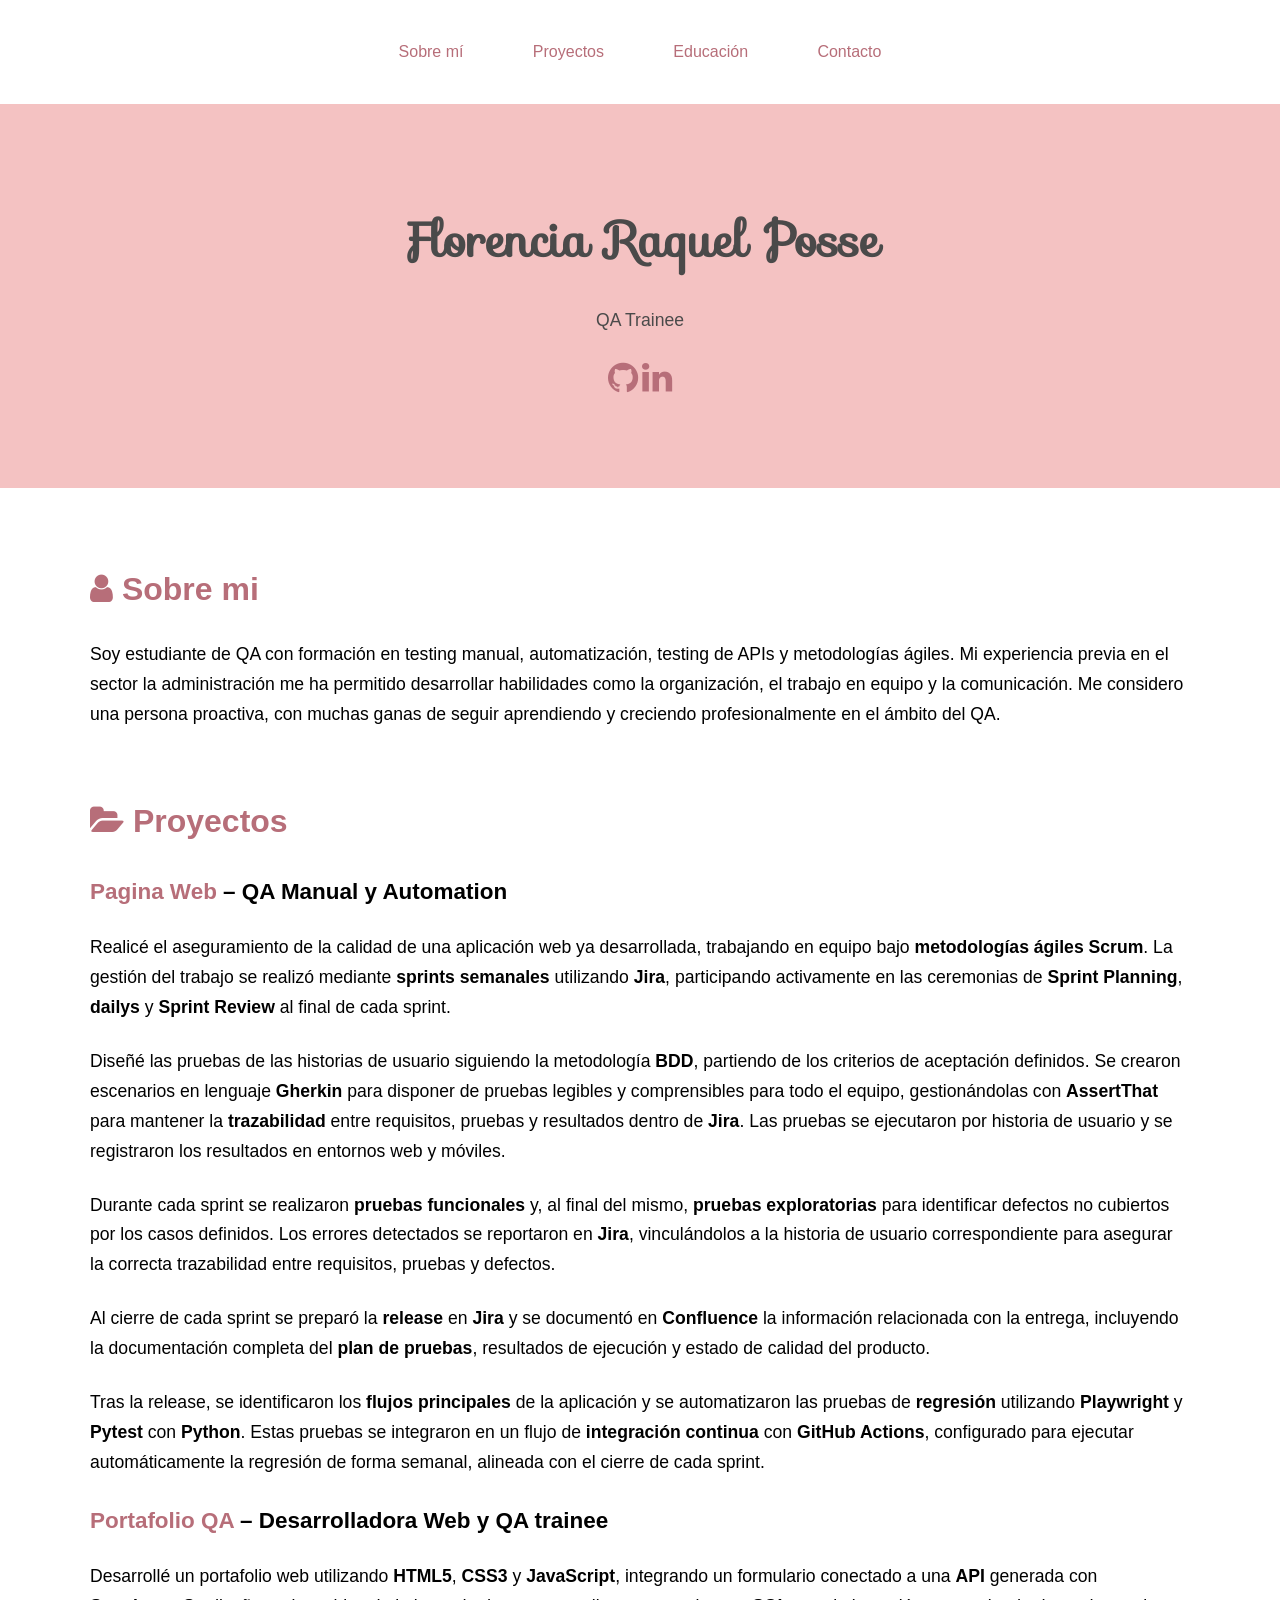
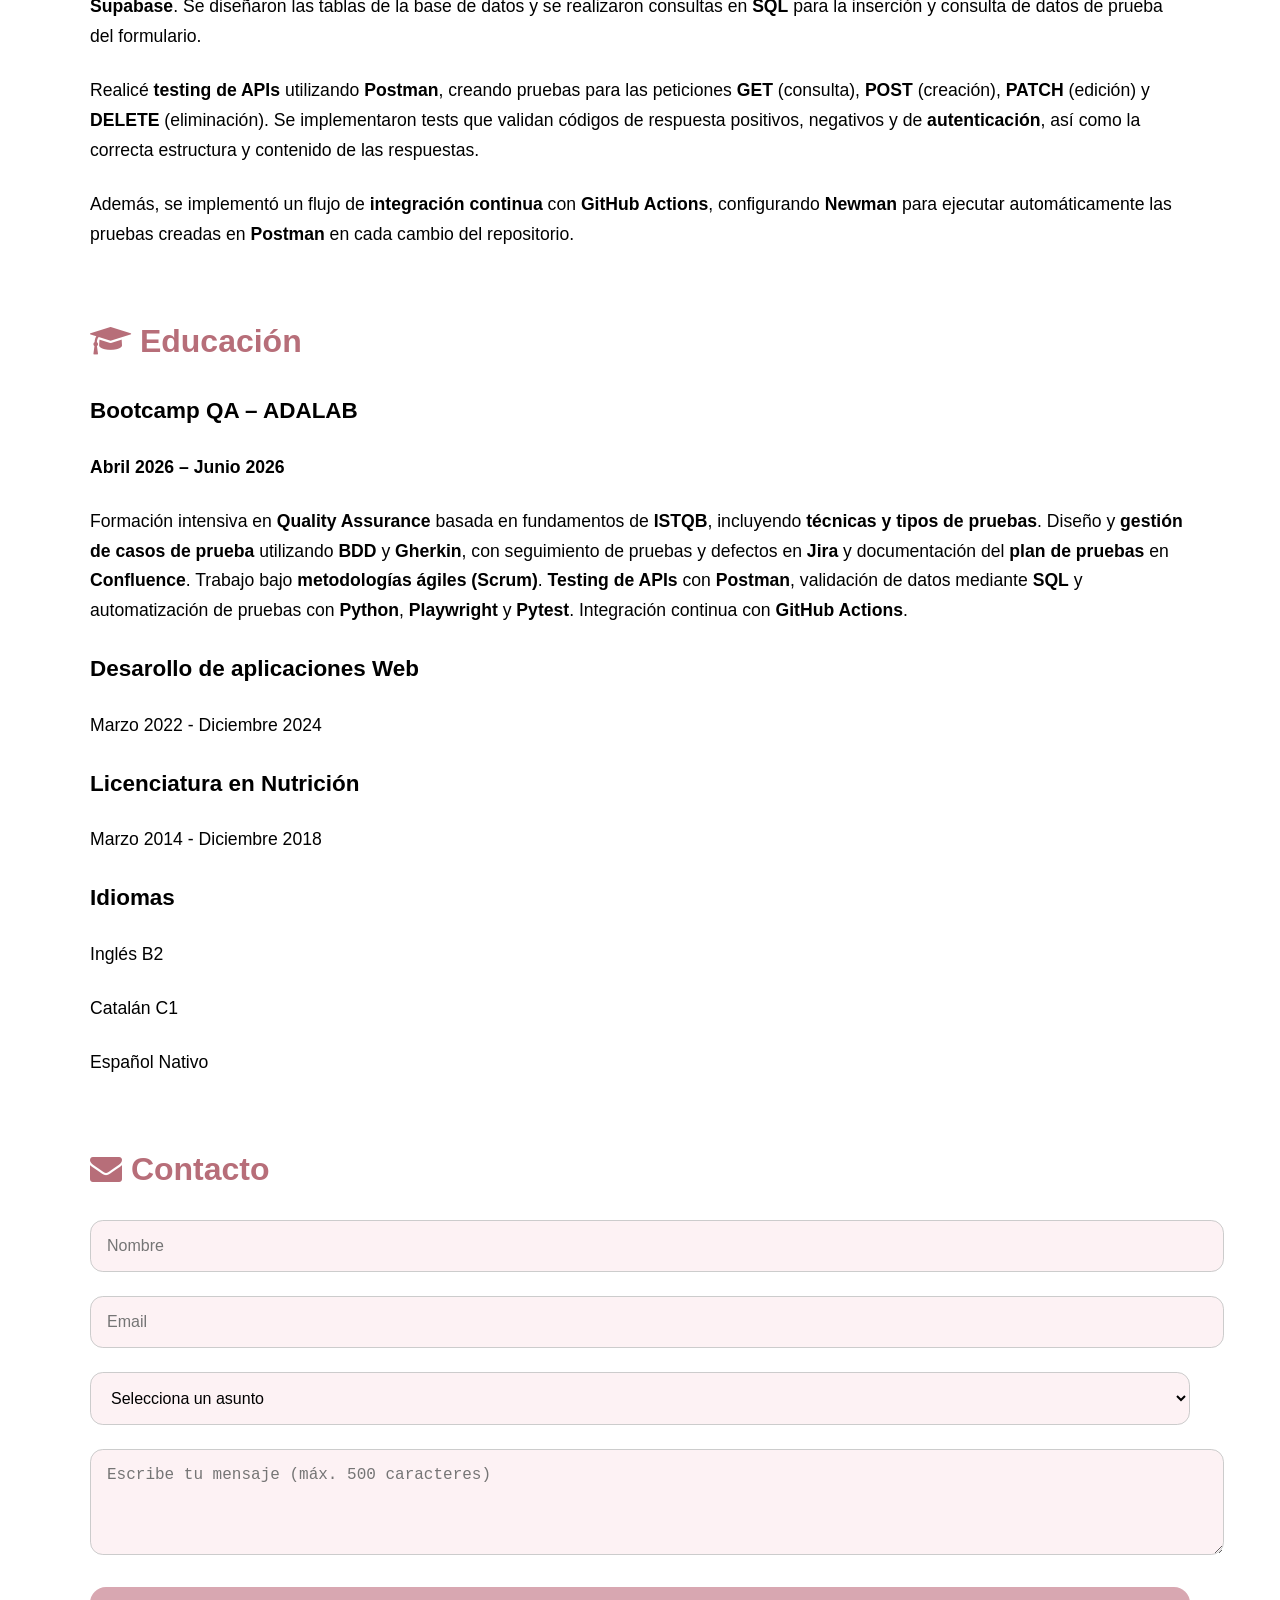
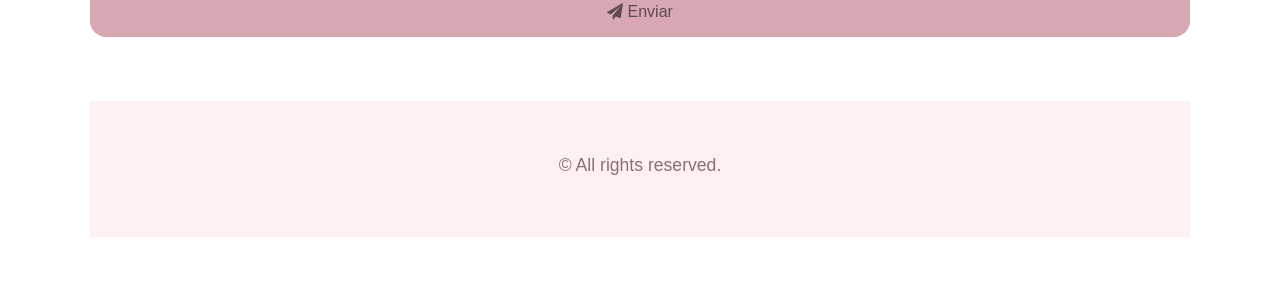
<file: index.html>
<!DOCTYPE html>
<html lang="es">

<head>
  <meta charset="UTF-8" />
  <meta name="viewport" content="width=device-width, initial-scale=1.0" />
  <meta name="description" content="Portfolio Florencia Raquel Posse QA" />
  <meta name="author" content="Florencia Raquel Posse" />
  <title>Florencia Raquel Posse - Portfolio</title>
  <link href="style.css" rel="stylesheet" />
  <!-- Importar Font Awesome para los iconos -->
  <link rel="stylesheet" href="https://cdnjs.cloudflare.com/ajax/libs/font-awesome/4.7.0/css/font-awesome.min.css" />
  <link rel="stylesheet" href="https://fonts.googleapis.com/css?family=Sofia" />
</head>

<body>
  
  <div class="flores">
    <span>🌸</span>
    <span>🌸</span>
    <span>🌸</span>
    <span>🌸</span>
    <span>🌸</span>
  </div>
        <!-- Menú de navegación -->
  <nav>
      <ul>
        <li><a id="menusobremi" href="#sobremi">Sobre mí</a></li>
        <li><a id="menuproyectos" href="#proyectos">Proyectos</a></li>
        <li><a id="menueducacion" href="#educacion">Educación</a></li>
        <li><a id="menucontacto" href="#contacto">Contacto</a></li>
      </ul>
    </nav>
  <header>
    <h1 id="minombre">Florencia Raquel Posse</h1>  
    <p id="titulo">QA Trainee</p>
    <p>
      <a id="linkgithub" href="https://github.com/FlorenciaPosse/QAtester/" title="GitHub"
        class="fa fa-github fa-2x" aria-label="GitHub"></a>
      <a id="linklinkedin" href="https://www.linkedin.com/in/florenciaraquelposse/" title="LinkedIn"
        class="fa fa-linkedin fa-2x" aria-label="LinkedIn"></a>
    </p>
  </header>
  <main>
    <section id="sobremi">
      <h2 id="titulosobremi">
        <i class="fa fa-user"></i> Sobre mi
      </h2>
<p>
  Soy estudiante de QA con formación en testing manual, automatización, testing de APIs y
  metodologías ágiles. Mi experiencia previa en el sector la administración me ha permitido
  desarrollar habilidades como la organización, el trabajo en equipo y la comunicación.
  Me considero una persona proactiva, con muchas ganas de seguir aprendiendo y creciendo
  profesionalmente en el ámbito del QA.
</p>

    </section>

    <section id="proyectos">
      <h2 id="tituloproyectos">
        <i class="fa fa-folder-open"></i> Proyectos
      </h2>

      <h3>
        <a id="linkproyectoapi" href="https://bootcampqa-equipo2.atlassian.net/jira/software/projects/SCRUM/boards/1" target="_blank">Pagina Web</a>
        – QA Manual y Automation
      </h3>
      <p>
  Realicé el aseguramiento de la calidad de una aplicación web ya desarrollada,
  trabajando en equipo bajo <strong>metodologías ágiles Scrum</strong>. La gestión del
  trabajo se realizó mediante <strong>sprints semanales</strong> utilizando
  <strong>Jira</strong>, participando activamente en las ceremonias de
  <strong>Sprint Planning</strong>, <strong>dailys</strong> y <strong>Sprint Review</strong>
  al final de cada sprint.
</p>

<p>
  Diseñé las pruebas de las historias de usuario siguiendo la metodología
  <strong>BDD</strong>, partiendo de los criterios de aceptación definidos. Se crearon
  escenarios en lenguaje <strong>Gherkin</strong> para disponer de pruebas legibles y
  comprensibles para todo el equipo, gestionándolas con <strong>AssertThat</strong> para
  mantener la <strong>trazabilidad</strong> entre requisitos, pruebas y resultados dentro
  de <strong>Jira</strong>. Las pruebas se ejecutaron por historia de usuario y se
  registraron los resultados en entornos web y móviles.
</p>

<p>
  Durante cada sprint se realizaron <strong>pruebas funcionales</strong> y, al final del
  mismo, <strong>pruebas exploratorias</strong> para identificar defectos no cubiertos por
  los casos definidos. Los errores detectados se reportaron en <strong>Jira</strong>,
  vinculándolos a la historia de usuario correspondiente para asegurar la correcta
  trazabilidad entre requisitos, pruebas y defectos.
</p>

<p>
  Al cierre de cada sprint se preparó la <strong>release</strong> en <strong>Jira</strong>
  y se documentó en <strong>Confluence</strong> la información relacionada con la entrega,
  incluyendo la documentación completa del <strong>plan de pruebas</strong>, resultados
  de ejecución y estado de calidad del producto.
</p>

<p>
  Tras la release, se identificaron los <strong>flujos principales</strong> de la
  aplicación y se automatizaron las pruebas de <strong>regresión</strong> utilizando
  <strong>Playwright</strong> y <strong>Pytest</strong> con <strong>Python</strong>. Estas
  pruebas se integraron en un flujo de <strong>integración continua</strong> con
  <strong>GitHub Actions</strong>, configurado para ejecutar automáticamente la regresión
  de forma semanal, alineada con el cierre de cada sprint.
</p>
      <h3>
        <a id="linkproyectoportafolio" href="https://bootcampqa-equipo2.atlassian.net/jira/software/projects/SCRUM/boards/1">Portafolio QA</a>
        – Desarrolladora Web y QA trainee
      </h3>
     <p>
  Desarrollé un portafolio web utilizando <strong>HTML5</strong>, <strong>CSS3</strong> y
  <strong>JavaScript</strong>, integrando un formulario conectado a una
  <strong>API</strong> generada con <strong>Supabase</strong>. Se diseñaron las tablas
  de la base de datos y se realizaron consultas en <strong>SQL</strong> para la
  inserción y consulta de datos de prueba del formulario.
</p>

<p>
  Realicé <strong>testing de APIs</strong> utilizando <strong>Postman</strong>, creando
  pruebas para las peticiones <strong>GET</strong> (consulta),
  <strong>POST</strong> (creación), <strong>PATCH</strong> (edición) y
  <strong>DELETE</strong> (eliminación). Se implementaron tests que validan códigos de
  respuesta positivos, negativos y de <strong>autenticación</strong>, así como la
  correcta estructura y contenido de las respuestas.
</p>

<p>
  Además, se implementó un flujo de <strong>integración continua</strong> con
  <strong>GitHub Actions</strong>, configurando <strong>Newman</strong> para ejecutar
  automáticamente las pruebas creadas en <strong>Postman</strong> en cada cambio del
  repositorio.
</p>
      
    </section>

    <section id="educacion">
      <h2 id="tituloeducacion">
        <i class="fa fa-graduation-cap"></i> Educación
      </h2>

      <h3>Bootcamp QA – ADALAB</h3>
<p><strong>Abril 2026 – Junio 2026</strong></p>
<p>
  Formación intensiva en <strong>Quality Assurance</strong> basada en fundamentos de
  <strong>ISTQB</strong>, incluyendo <strong>técnicas y tipos de pruebas</strong>.
  Diseño y <strong>gestión de casos de prueba</strong> utilizando
  <strong>BDD</strong> y <strong>Gherkin</strong>, con seguimiento de pruebas y defectos
  en <strong>Jira</strong> y documentación del <strong>plan de pruebas</strong> en
  <strong>Confluence</strong>. Trabajo bajo <strong>metodologías ágiles (Scrum)</strong>.
  <strong>Testing de APIs</strong> con <strong>Postman</strong>, validación de datos
  mediante <strong>SQL</strong> y automatización de pruebas con <strong>Python</strong>,
  <strong>Playwright</strong> y <strong>Pytest</strong>. Integración continua con
  <strong>GitHub Actions</strong>.
</p>


      <h3>Desarollo de aplicaciones Web</h3>
      <p>Marzo 2022 - Diciembre 2024</p>

         <h3>Licenciatura en Nutrición</h3>
      <p>Marzo 2014 - Diciembre 2018</p>
      
       <h3>Idiomas</h3>
      <p>Inglés B2</p>
      <p>Catalán C1</p>
      <p>Español Nativo</p>
      
    </section>

<section id="contacto">
  <h2 id="titulocontacto">
    <i class="fa fa-envelope"></i> Contacto
  </h2>

  <form id="contactForm" onsubmit="return enviarFormulario(event)">

    <input 
      id="nombre" 
      type="text" 
      placeholder="Nombre"
    />

    <input 
      id="email" 
      type="email" 
      placeholder="Email"
      required
      maxlengt="500"
    />

    <select id="asunto" required>
      <option value="">Selecciona un asunto</option>
      <option value="info">Información</option>
      <option value="job">Oferta Trabajo</option>
      <option value="other">Otro</option>
    </select>

    <textarea 
      id="mensaje"
      rows="4"
      placeholder="Escribe tu mensaje (máx. 500 caracteres)"
      required
    ></textarea>

    <button id="enviar" type="submit">
      <i class="fa fa-paper-plane"></i> Enviar
    </button>

  </form>

  <p id="formMessage"></p>
</section>

  <footer>
    <p>&copy; All rights reserved.</p>
  </footer>
</body>
<script src="script.js" defer></script>
</html>
</file>
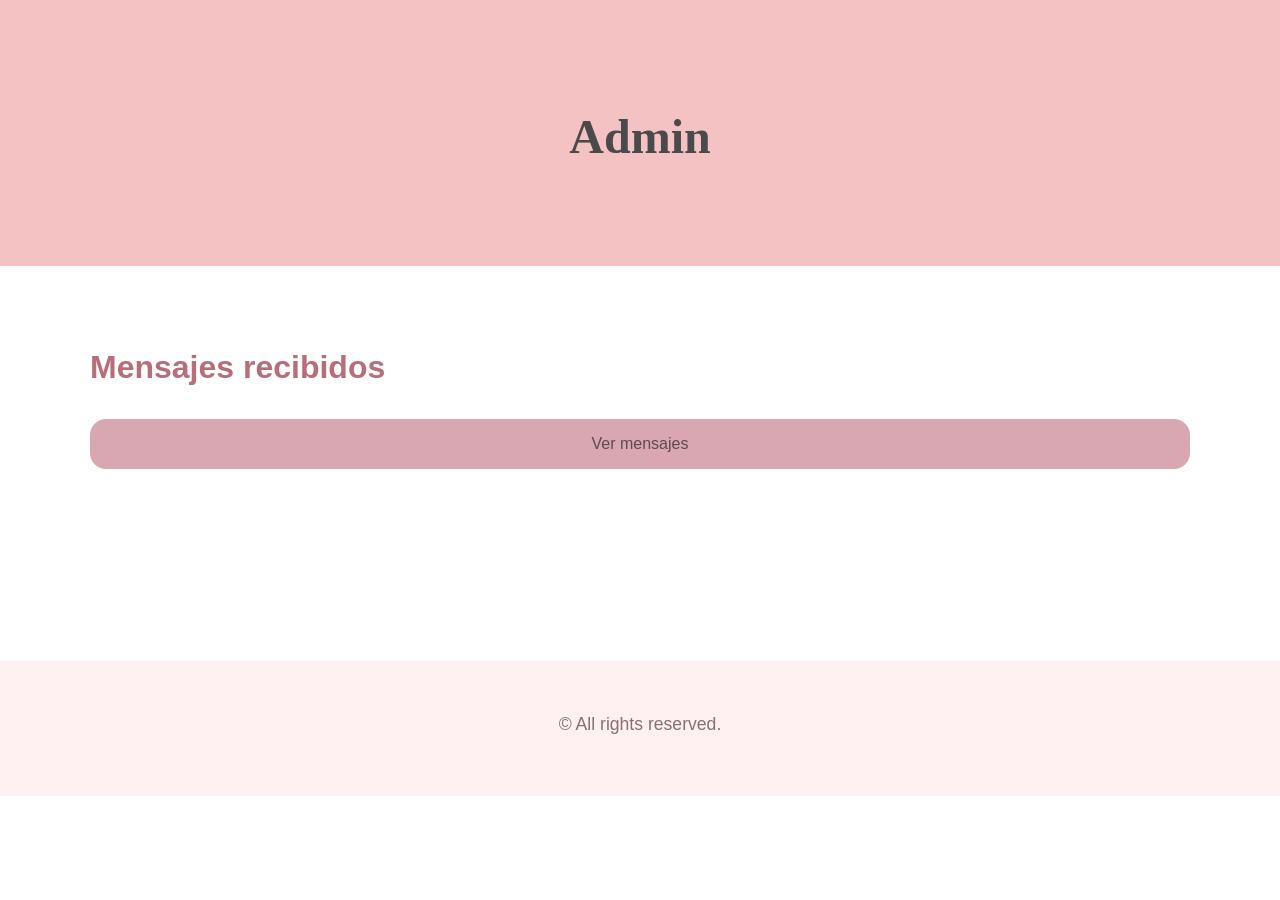
<file: admin.html>
<!DOCTYPE html>
<html lang="es">
<head>
  <meta charset="UTF-8">
  <title>Admin - Mensajes</title>
  <link rel="stylesheet" href="style.css">
</head>
<body>

<header>
  <h1>Admin</h1>
</header>

<main>
  <section id="admin">
    <h2>Mensajes recibidos</h2>
    <button id="verMensajes" onclick="mostrarDatos()">Ver mensajes</button>

    <table id="formsTable">

    </table>

    <p id="status"></p>
  </section>
</main>

<footer>
    <p>&copy; All rights reserved.</p>
</footer>

<script src="script.js"></script>

</body>
</html>
</file>
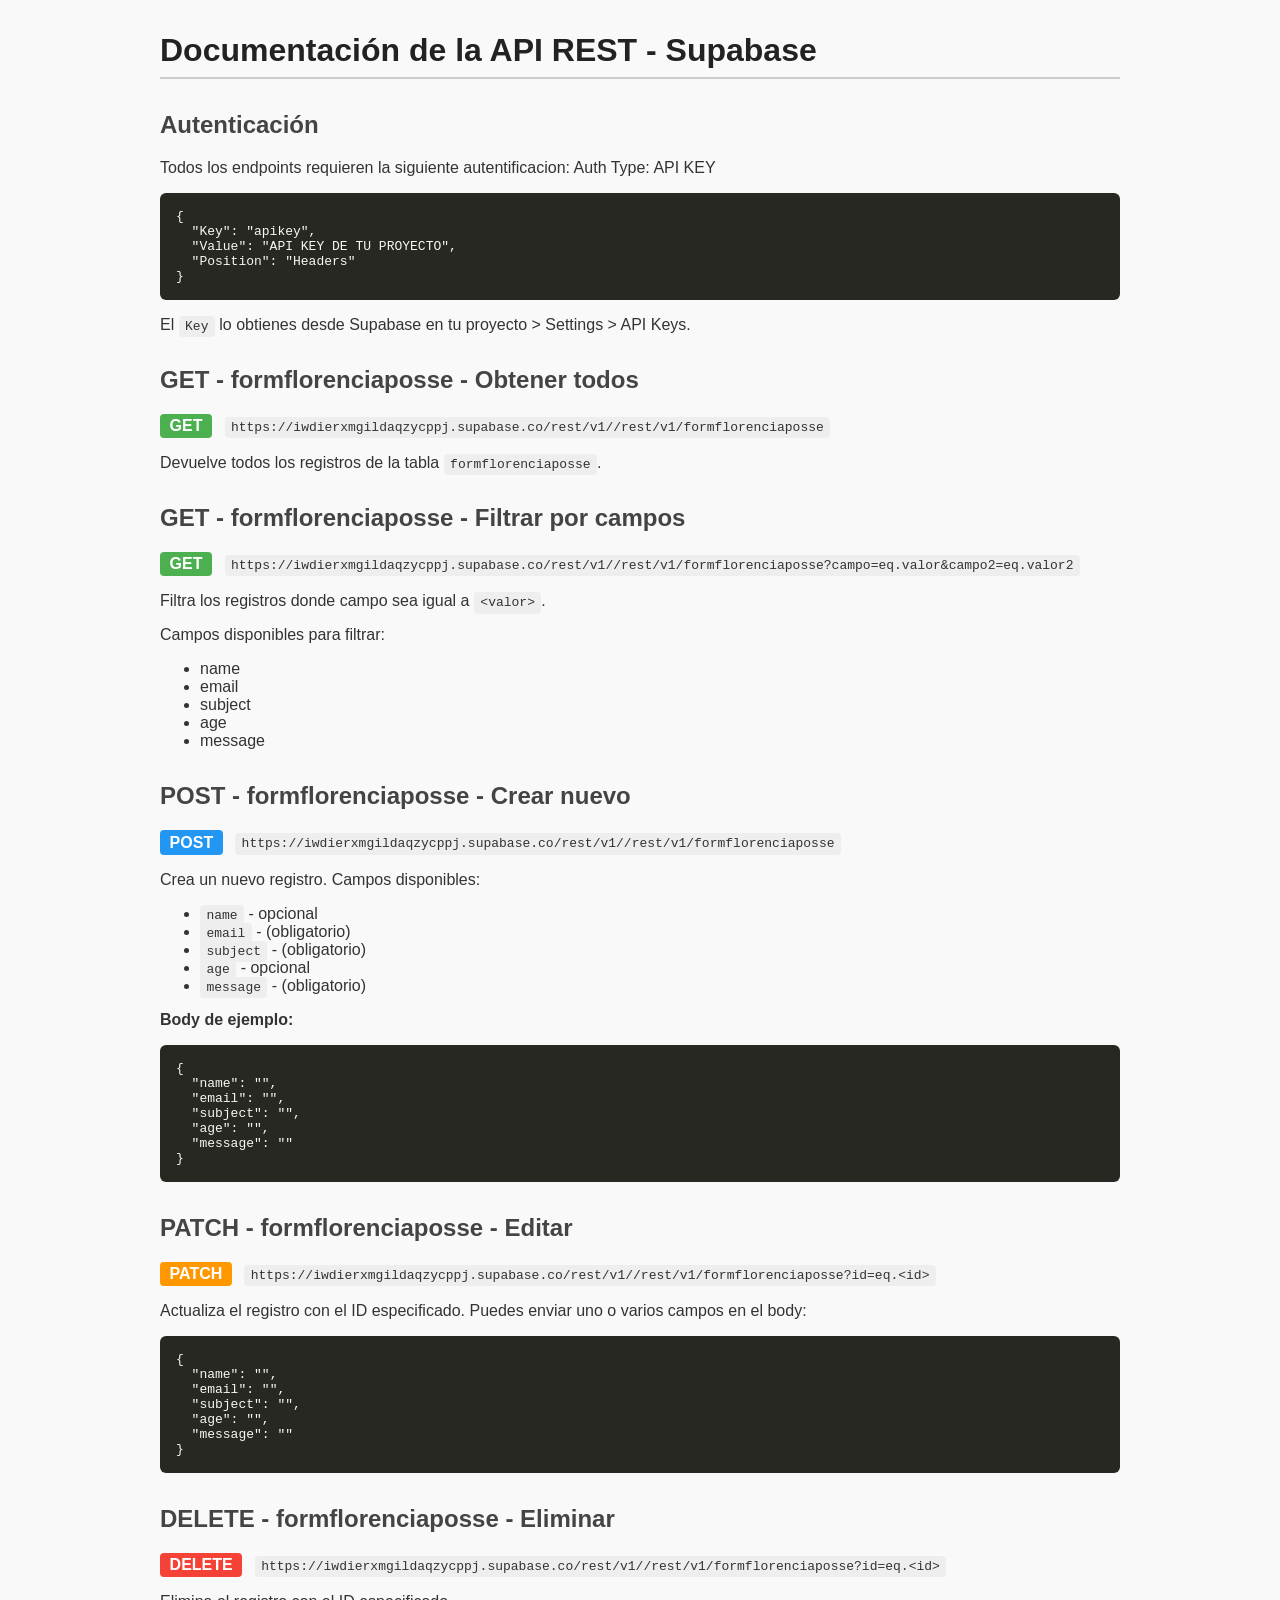
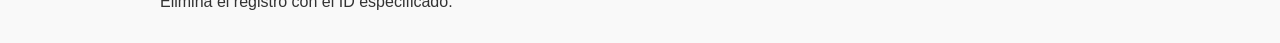
<file: ApiDoc.html>
<!DOCTYPE html>
<!-- saved from url=(0067)https://bootcamp-qa.github.io/ReportGenerator/documentacionapi.html -->
<html lang="es"><head><meta http-equiv="Content-Type" content="text/html; charset=UTF-8">
  
  <title>Documentación API Supabase</title>
  <style>
    body {
      font-family: 'Segoe UI', sans-serif;
      margin: 2rem auto;
      max-width: 960px;
      background: #f9f9f9;
      color: #333;
    }
    h1 { color: #222; border-bottom: 2px solid #ccc; padding-bottom: 0.5rem; }
    h2 { margin-top: 2rem; color: #444; }
    code { background: #eee; padding: 0.2rem 0.4rem; border-radius: 4px; }
    pre {
      background: #272822;
      color: #f8f8f2;
      padding: 1rem;
      border-radius: 6px;
      overflow-x: auto;
    }
    .method {
      display: inline-block;
      font-weight: bold;
      padding: 0.2rem 0.6rem;
      border-radius: 4px;
      margin-right: 0.5rem;
      color: white;
    }
    .GET { background: #4caf50; }
    .POST { background: #2196f3; }
    .PATCH { background: #ff9800; }
    .DELETE { background: #f44336; }

    label {
      display: block;
      margin-top: 1rem;
      font-weight: bold;
    }
    input[type=text] {
      width: 100%;
      padding: 0.5rem;
      font-size: 1rem;
      margin-top: 0.3rem;
      box-sizing: border-box;
    }
    button {
      margin-top: 1.5rem;
      padding: 0.6rem 1rem;
      font-size: 1rem;
      cursor: pointer;
    }
  </style>
</head>
<body>

<h1>Documentación de la API REST - Supabase</h1>

<form id="form" onsubmit="return false;" style="display: none;">
  <label for="tableName">Nombre de la tabla:</label>
  <input type="text" id="tableName" placeholder="clientes" required="">

  <label for="columns">Columnas (separadas por coma, * indica obligatorio):</label>
  <input type="text" id="columns" placeholder="nombre, telefono*, correo*" required="">

  <label for="baseUrl">Base URL:</label>
  <input type="text" id="baseUrl" placeholder="https://proyecto.supabase.co" required="">

  <button onclick="generate()">GENERAR DOCUMENTACION API</button>
</form>

<!-- Aquí pondremos la documentación generada -->
<div id="docs" style="margin-top:2rem;">
        <h2>Autenticación</h2>
    <p>Todos los endpoints requieren la siguiente autentificacion: Auth Type: API KEY</p>
    <pre>{
  "Key": "apikey",
  "Value": "API KEY DE TU PROYECTO",
  "Position": "Headers"
}</pre>
    <p>El <code>Key</code> lo obtienes desde Supabase en tu proyecto &gt; Settings &gt; API Keys.</p>
  
    <h2>GET - formflorenciaposse - Obtener todos </h2>
    <p><span class="method GET">GET</span> <code>https://iwdierxmgildaqzycppj.supabase.co/rest/v1//rest/v1/formflorenciaposse</code></p>
    <p>Devuelve todos los registros de la tabla <code>formflorenciaposse</code>.</p>

    <h2>GET - formflorenciaposse - Filtrar por campos</h2>
    <p><span class="method GET">GET</span> <code>https://iwdierxmgildaqzycppj.supabase.co/rest/v1//rest/v1/formflorenciaposse?campo=eq.valor&amp;campo2=eq.valor2</code></p>
    <p>Filtra los registros donde campo sea igual a <code>&lt;valor&gt;</code>.</p>
    <p>Campos disponibles para filtrar:</p>
    <ul>
      <li>name</li><li>email</li><li>subject</li><li>age</li><li>message</li>
    </ul>

    <h2>POST - formflorenciaposse - Crear nuevo</h2>
    <p><span class="method POST">POST</span> <code>https://iwdierxmgildaqzycppj.supabase.co/rest/v1//rest/v1/formflorenciaposse</code></p>
    <p>Crea un nuevo registro. Campos disponibles:</p>
    <ul>
      <li><code>name</code> - opcional</li><li><code>email</code> -  (obligatorio)</li><li><code>subject</code> -  (obligatorio)</li><li><code>age</code> - opcional</li><li><code>message</code> -  (obligatorio)</li>
    </ul>
    <p><strong>Body de ejemplo:</strong></p>
    <pre>{
  "name": "",
  "email": "",
  "subject": "",
  "age": "",
  "message": ""
}</pre>

    <h2>PATCH - formflorenciaposse - Editar </h2>
    <p><span class="method PATCH">PATCH</span> <code>https://iwdierxmgildaqzycppj.supabase.co/rest/v1//rest/v1/formflorenciaposse?id=eq.&lt;id&gt;</code></p>
    <p>Actualiza el registro con el ID especificado. Puedes enviar uno o varios campos en el body:</p>
    <pre>{
  "name": "<nuevo string="">",
  "email": "<nuevo string="">",
  "subject": "<nuevo string="">",
  "age": "<nuevo string="">",
  "message": "<nuevo string="">"
}</nuevo></nuevo></nuevo></nuevo></nuevo></pre>

    <h2>DELETE - formflorenciaposse - Eliminar </h2>
    <p><span class="method DELETE">DELETE</span> <code>https://iwdierxmgildaqzycppj.supabase.co/rest/v1//rest/v1/formflorenciaposse?id=eq.&lt;id&gt;</code></p>
    <p>Elimina el registro con el ID especificado.</p>


  </div>

<script>
function generate() {
  let tableName = document.getElementById('tableName').value.trim() || 'clientes';
  const columnsRaw = document.getElementById('columns').value.trim();
  const baseUrlRaw = document.getElementById('baseUrl').value.trim() || 'https://<TU_PROYECTO>.supabase.co';

  // Procesar columnas
  const colsArr = columnsRaw.split(',').map(c => c.trim()).filter(c => c.length > 0);

  const columns = colsArr.map(col => {
    let required = false;
    let name = col;
    if (col.endsWith('*')) {
      required = true;
      name = col.slice(0, -1).trim();
    }
    return { name, type: "string", required };
  });

  const baseUrl = `${baseUrlRaw}/rest/v1/${tableName}`;

  function generatePostBody() {
    const obj = {};
    columns.forEach(col => {
      if (col.name !== "id") {
        obj[col.name] = "";
      }
    });
    return JSON.stringify(obj, null, 2);
  }

  function generatePatchBody() {
    const obj = {};
    columns.forEach(col => {
      if (col.name !== "id") {
        obj[col.name] = `<nuevo ${col.type}>`;
      }
    });
    return JSON.stringify(obj, null, 2);
  }

  // Construir el HTML para la documentación
  let html = `
        <h2>Autenticación</h2>
    <p>Todos los endpoints requieren la siguiente autentificacion: Auth Type: API KEY</p>
    <pre>{
  "Key": "apikey",
  "Value": "API KEY DE TU PROYECTO",
  "Position": "Headers"
}</pre>
    <p>El <code>Key</code> lo obtienes desde Supabase en tu proyecto &gt; Settings &gt; API Keys.</p>
  
    <h2>GET - ${tableName} - Obtener todos </h2>
    <p><span class="method GET">GET</span> <code>${baseUrl}</code></p>
    <p>Devuelve todos los registros de la tabla <code>${tableName}</code>.</p>

    <h2>GET - ${tableName} - Filtrar por campos</h2>
    <p><span class="method GET">GET</span> <code>${baseUrl}?campo=eq.valor&campo2=eq.valor2</code></p>
    <p>Filtra los registros donde campo sea igual a <code>&lt;valor&gt;</code>.</p>
    <p>Campos disponibles para filtrar:</p>
    <ul>
      ${columns.map(col => `<li>${col.name}</li>`).join('')}
    </ul>

    <h2>POST - ${tableName} - Crear nuevo</h2>
    <p><span class="method POST">POST</span> <code>${baseUrl}</code></p>
    <p>Crea un nuevo registro. Campos disponibles:</p>
    <ul>
      ${columns.filter(c => c.name !== 'id').map(col => `<li><code>${col.name}</code> - ${col.required ? " (obligatorio)" : "opcional"}</li>`).join('')}
    </ul>
    <p><strong>Body de ejemplo:</strong></p>
    <pre>${generatePostBody()}</pre>

    <h2>PATCH - ${tableName} - Editar </h2>
    <p><span class="method PATCH">PATCH</span> <code>${baseUrl}?id=eq.&lt;id&gt;</code></p>
    <p>Actualiza el registro con el ID especificado. Puedes enviar uno o varios campos en el body:</p>
    <pre>${generatePatchBody()}</pre>

    <h2>DELETE - ${tableName} - Eliminar </h2>
    <p><span class="method DELETE">DELETE</span> <code>${baseUrl}?id=eq.&lt;id&gt;</code></p>
    <p>Elimina el registro con el ID especificado.</p>


  `;

  document.getElementById('docs').innerHTML = html;
   document.getElementById('form').style.display = 'none';
  
}


</script>




</body></html>
</file>
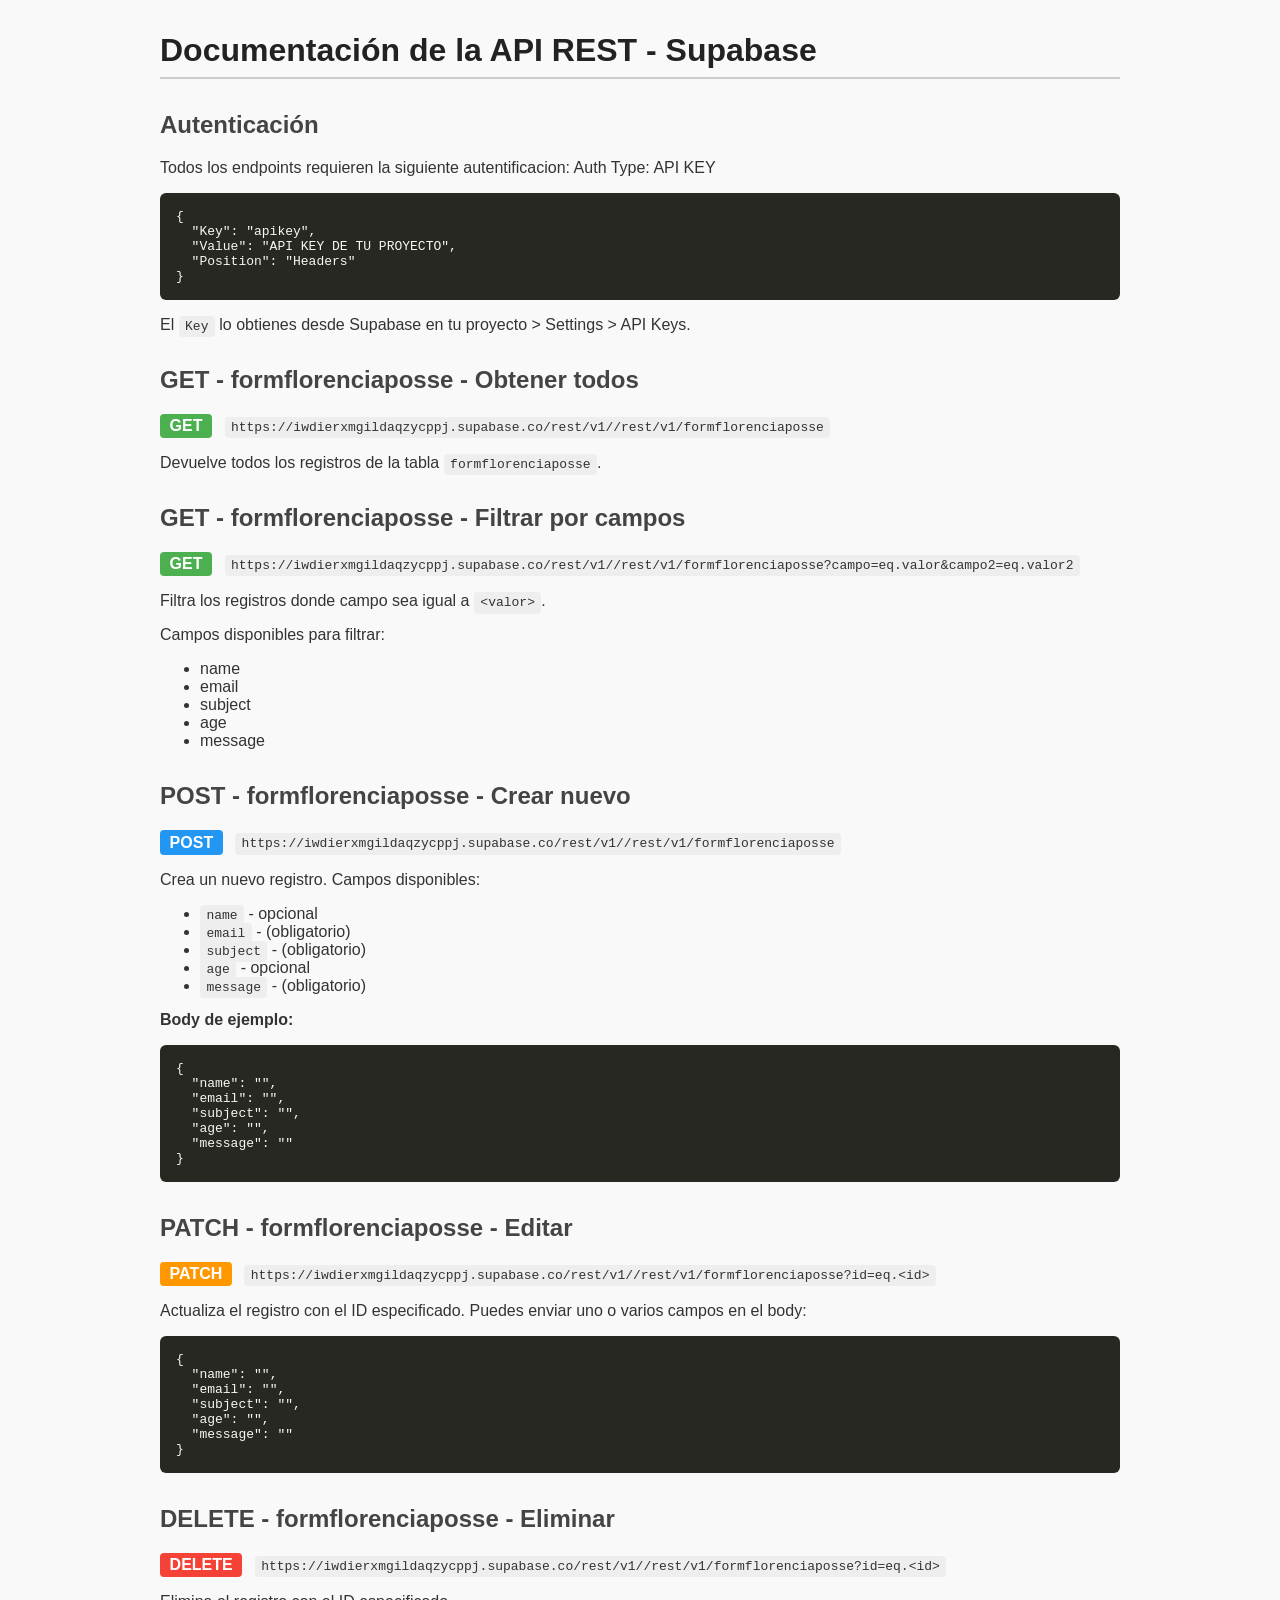
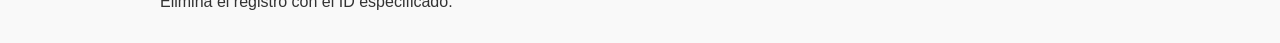
<file: Documentación API Supabase Florencia Posse.html>
<!DOCTYPE html>
<!-- saved from url=(0067)https://bootcamp-qa.github.io/ReportGenerator/documentacionapi.html -->
<html lang="es"><head><meta http-equiv="Content-Type" content="text/html; charset=UTF-8">
  
  <title>Documentación API Supabase</title>
  <style>
    body {
      font-family: 'Segoe UI', sans-serif;
      margin: 2rem auto;
      max-width: 960px;
      background: #f9f9f9;
      color: #333;
    }
    h1 { color: #222; border-bottom: 2px solid #ccc; padding-bottom: 0.5rem; }
    h2 { margin-top: 2rem; color: #444; }
    code { background: #eee; padding: 0.2rem 0.4rem; border-radius: 4px; }
    pre {
      background: #272822;
      color: #f8f8f2;
      padding: 1rem;
      border-radius: 6px;
      overflow-x: auto;
    }
    .method {
      display: inline-block;
      font-weight: bold;
      padding: 0.2rem 0.6rem;
      border-radius: 4px;
      margin-right: 0.5rem;
      color: white;
    }
    .GET { background: #4caf50; }
    .POST { background: #2196f3; }
    .PATCH { background: #ff9800; }
    .DELETE { background: #f44336; }

    label {
      display: block;
      margin-top: 1rem;
      font-weight: bold;
    }
    input[type=text] {
      width: 100%;
      padding: 0.5rem;
      font-size: 1rem;
      margin-top: 0.3rem;
      box-sizing: border-box;
    }
    button {
      margin-top: 1.5rem;
      padding: 0.6rem 1rem;
      font-size: 1rem;
      cursor: pointer;
    }
  </style>
</head>
<body>

<h1>Documentación de la API REST - Supabase</h1>

<form id="form" onsubmit="return false;" style="display: none;">
  <label for="tableName">Nombre de la tabla:</label>
  <input type="text" id="tableName" placeholder="clientes" required="">

  <label for="columns">Columnas (separadas por coma, * indica obligatorio):</label>
  <input type="text" id="columns" placeholder="nombre, telefono*, correo*" required="">

  <label for="baseUrl">Base URL:</label>
  <input type="text" id="baseUrl" placeholder="https://proyecto.supabase.co" required="">

  <button onclick="generate()">GENERAR DOCUMENTACION API</button>
</form>

<!-- Aquí pondremos la documentación generada -->
<div id="docs" style="margin-top:2rem;">
        <h2>Autenticación</h2>
    <p>Todos los endpoints requieren la siguiente autentificacion: Auth Type: API KEY</p>
    <pre>{
  "Key": "apikey",
  "Value": "API KEY DE TU PROYECTO",
  "Position": "Headers"
}</pre>
    <p>El <code>Key</code> lo obtienes desde Supabase en tu proyecto &gt; Settings &gt; API Keys.</p>
  
    <h2>GET - formflorenciaposse - Obtener todos </h2>
    <p><span class="method GET">GET</span> <code>https://iwdierxmgildaqzycppj.supabase.co/rest/v1//rest/v1/formflorenciaposse</code></p>
    <p>Devuelve todos los registros de la tabla <code>formflorenciaposse</code>.</p>

    <h2>GET - formflorenciaposse - Filtrar por campos</h2>
    <p><span class="method GET">GET</span> <code>https://iwdierxmgildaqzycppj.supabase.co/rest/v1//rest/v1/formflorenciaposse?campo=eq.valor&amp;campo2=eq.valor2</code></p>
    <p>Filtra los registros donde campo sea igual a <code>&lt;valor&gt;</code>.</p>
    <p>Campos disponibles para filtrar:</p>
    <ul>
      <li>name</li><li>email</li><li>subject</li><li>age</li><li>message</li>
    </ul>

    <h2>POST - formflorenciaposse - Crear nuevo</h2>
    <p><span class="method POST">POST</span> <code>https://iwdierxmgildaqzycppj.supabase.co/rest/v1//rest/v1/formflorenciaposse</code></p>
    <p>Crea un nuevo registro. Campos disponibles:</p>
    <ul>
      <li><code>name</code> - opcional</li><li><code>email</code> -  (obligatorio)</li><li><code>subject</code> -  (obligatorio)</li><li><code>age</code> - opcional</li><li><code>message</code> -  (obligatorio)</li>
    </ul>
    <p><strong>Body de ejemplo:</strong></p>
    <pre>{
  "name": "",
  "email": "",
  "subject": "",
  "age": "",
  "message": ""
}</pre>

    <h2>PATCH - formflorenciaposse - Editar </h2>
    <p><span class="method PATCH">PATCH</span> <code>https://iwdierxmgildaqzycppj.supabase.co/rest/v1//rest/v1/formflorenciaposse?id=eq.&lt;id&gt;</code></p>
    <p>Actualiza el registro con el ID especificado. Puedes enviar uno o varios campos en el body:</p>
    <pre>{
  "name": "<nuevo string="">",
  "email": "<nuevo string="">",
  "subject": "<nuevo string="">",
  "age": "<nuevo string="">",
  "message": "<nuevo string="">"
}</nuevo></nuevo></nuevo></nuevo></nuevo></pre>

    <h2>DELETE - formflorenciaposse - Eliminar </h2>
    <p><span class="method DELETE">DELETE</span> <code>https://iwdierxmgildaqzycppj.supabase.co/rest/v1//rest/v1/formflorenciaposse?id=eq.&lt;id&gt;</code></p>
    <p>Elimina el registro con el ID especificado.</p>


  </div>

<script>
function generate() {
  let tableName = document.getElementById('tableName').value.trim() || 'clientes';
  const columnsRaw = document.getElementById('columns').value.trim();
  const baseUrlRaw = document.getElementById('baseUrl').value.trim() || 'https://<TU_PROYECTO>.supabase.co';

  // Procesar columnas
  const colsArr = columnsRaw.split(',').map(c => c.trim()).filter(c => c.length > 0);

  const columns = colsArr.map(col => {
    let required = false;
    let name = col;
    if (col.endsWith('*')) {
      required = true;
      name = col.slice(0, -1).trim();
    }
    return { name, type: "string", required };
  });

  const baseUrl = `${baseUrlRaw}/rest/v1/${tableName}`;

  function generatePostBody() {
    const obj = {};
    columns.forEach(col => {
      if (col.name !== "id") {
        obj[col.name] = "";
      }
    });
    return JSON.stringify(obj, null, 2);
  }

  function generatePatchBody() {
    const obj = {};
    columns.forEach(col => {
      if (col.name !== "id") {
        obj[col.name] = `<nuevo ${col.type}>`;
      }
    });
    return JSON.stringify(obj, null, 2);
  }

  // Construir el HTML para la documentación
  let html = `
        <h2>Autenticación</h2>
    <p>Todos los endpoints requieren la siguiente autentificacion: Auth Type: API KEY</p>
    <pre>{
  "Key": "apikey",
  "Value": "API KEY DE TU PROYECTO",
  "Position": "Headers"
}</pre>
    <p>El <code>Key</code> lo obtienes desde Supabase en tu proyecto &gt; Settings &gt; API Keys.</p>
  
    <h2>GET - ${tableName} - Obtener todos </h2>
    <p><span class="method GET">GET</span> <code>${baseUrl}</code></p>
    <p>Devuelve todos los registros de la tabla <code>${tableName}</code>.</p>

    <h2>GET - ${tableName} - Filtrar por campos</h2>
    <p><span class="method GET">GET</span> <code>${baseUrl}?campo=eq.valor&campo2=eq.valor2</code></p>
    <p>Filtra los registros donde campo sea igual a <code>&lt;valor&gt;</code>.</p>
    <p>Campos disponibles para filtrar:</p>
    <ul>
      ${columns.map(col => `<li>${col.name}</li>`).join('')}
    </ul>

    <h2>POST - ${tableName} - Crear nuevo</h2>
    <p><span class="method POST">POST</span> <code>${baseUrl}</code></p>
    <p>Crea un nuevo registro. Campos disponibles:</p>
    <ul>
      ${columns.filter(c => c.name !== 'id').map(col => `<li><code>${col.name}</code> - ${col.required ? " (obligatorio)" : "opcional"}</li>`).join('')}
    </ul>
    <p><strong>Body de ejemplo:</strong></p>
    <pre>${generatePostBody()}</pre>

    <h2>PATCH - ${tableName} - Editar </h2>
    <p><span class="method PATCH">PATCH</span> <code>${baseUrl}?id=eq.&lt;id&gt;</code></p>
    <p>Actualiza el registro con el ID especificado. Puedes enviar uno o varios campos en el body:</p>
    <pre>${generatePatchBody()}</pre>

    <h2>DELETE - ${tableName} - Eliminar </h2>
    <p><span class="method DELETE">DELETE</span> <code>${baseUrl}?id=eq.&lt;id&gt;</code></p>
    <p>Elimina el registro con el ID especificado.</p>


  `;

  document.getElementById('docs').innerHTML = html;
   document.getElementById('form').style.display = 'none';
  
}


</script>




</body></html>
</file>
<file: style.css>
body {
  font-family: Helvetica, Arial, sans-serif;
  font-size: 1.2rem;
  color: black;
  margin: 0;
  line-height: 1.7;
}

header {
  background-color: rgb(244, 194, 194);
  color: #4a4a4a;
  padding:4rem 2rem;
  text-align: center;
}

main {
  padding: 3rem 2rem;
  text-align: left;
  max-width: 1100px;
  margin: auto;
}

nav {
  text-align: center;
  width:100%;
  padding: 1rem 0;
}

nav ul {
  padding: 0;
  margin: 0;
    background-color: white;
  
}

nav ul li {
 display: inline-block;
  margin: 0.5rem;
  font-size: 1rem;
  padding: 0.9rem 1.5rem;
  border-radius: 2rem;
  transition: all 0.3s ease;
  cursor: pointer
}

nav ul li:hover {
  background-color: #f4d6d6;
}

nav ul li:active {
   background-color: #b76e79;
  color: white;
  transform: scale(0.97);
}

/* Menú vertical en móvil */
@media (max-width: 768px) {
  nav ul li {
    display: block;
    margin: 0.8rem auto;
    width: 80%;
  }
}

h1 {
  font-family: Sofia;
  font-size: 3rem;
  margin-bottom: 1.5rem;
  text-align: center;
}

p {
  font-size: 1.1rem;
  margin-bottom: 1.5rem;
}

a {
  color:#b76e79;
  text-decoration: none;
}

a:hover {
  text-decoration: underline;
}

section {
  margin-bottom: 4rem;
}

h2 {
  font-size: 2rem;
  margin-bottom: 1.5rem;
  color: #b76e79;
}

/* FORMULARIO */
form {
  width: 100%;
  font-size: 1rem;
}

input,
textarea,
select {
  width: 100%;
  padding: 1rem;
  margin-bottom: 1.5rem;
  border: 1px solid #ccc;
  border-radius: 0.8rem;
  background-color: #fdf2f4;
  font-size: 1rem;
}

button {
  width: 100%;
  padding: 1rem;
  background-color: #d8a7b1;
  color: #5c4b51;
  border: none;
  border-radius: 1rem;
  font-size: 1rem;
  cursor: pointer;
  transition: 0.3s;
}

footer {
   margin-top: 3rem;
  padding: 2rem;
  font-size: 1rem;
  color: #8a6f75;
  text-align: center;
  background-color: #fff1f2;
}

table {
  width: 100%;
  border-collapse: collapse;
  table-layout: fixed;
  font-family: Helvetica, sans-serif;
  margin-top: 2rem;
}

th, td {
   border: 1px solid #ddd;
  padding: 12px;
  font-size: 1rem;
  text-align: center;
  word-wrap: break-word;
  overflow-wrap: break-word;
}

thead {
  background-color: #fdecef;
}

/* Móvil */
@media (max-width: 768px)) {
  th, td {
    font-size: 12px;
    padding: 4px;
  } 
  }
    flores {
  position: fixed;
  top: 0;
  left: 0;
  width: 100%;
  height: 100%;
  pointer-events: none;
  overflow: hidden;
}

.flores span {
  position: absolute;
  top: -10%;
  font-size: 2rem;
  animation: caer 10s linear infinite;
}

.flores span:nth-child(1) {
  left: 10%;
  animation-duration: 8s;
}

.flores span:nth-child(2) {
  left: 30%;
  animation-duration: 12s;
}

.flores span:nth-child(3) {
  left: 50%;
  animation-duration: 10s;
}

.flores span:nth-child(4) {
  left: 70%;
  animation-duration: 14s;
}

.flores span:nth-child(5) {
  left: 90%;
  animation-duration: 9s;
}

@keyframes caer {
  0% {
    transform: translateY(-100px) rotate(0deg);
    opacity: 0;
  }

  10% {
    opacity: 1;
  }

  100% {
    transform: translateY(110vh) rotate(360deg);
    opacity: 0;
  }
}
  @media (max-width: 600px) {
  .flores span {
    font-size: 1.1rem;
  }

  .flores span:nth-child(n+5) {
    display: none; 
  }
  }
}
</file>
